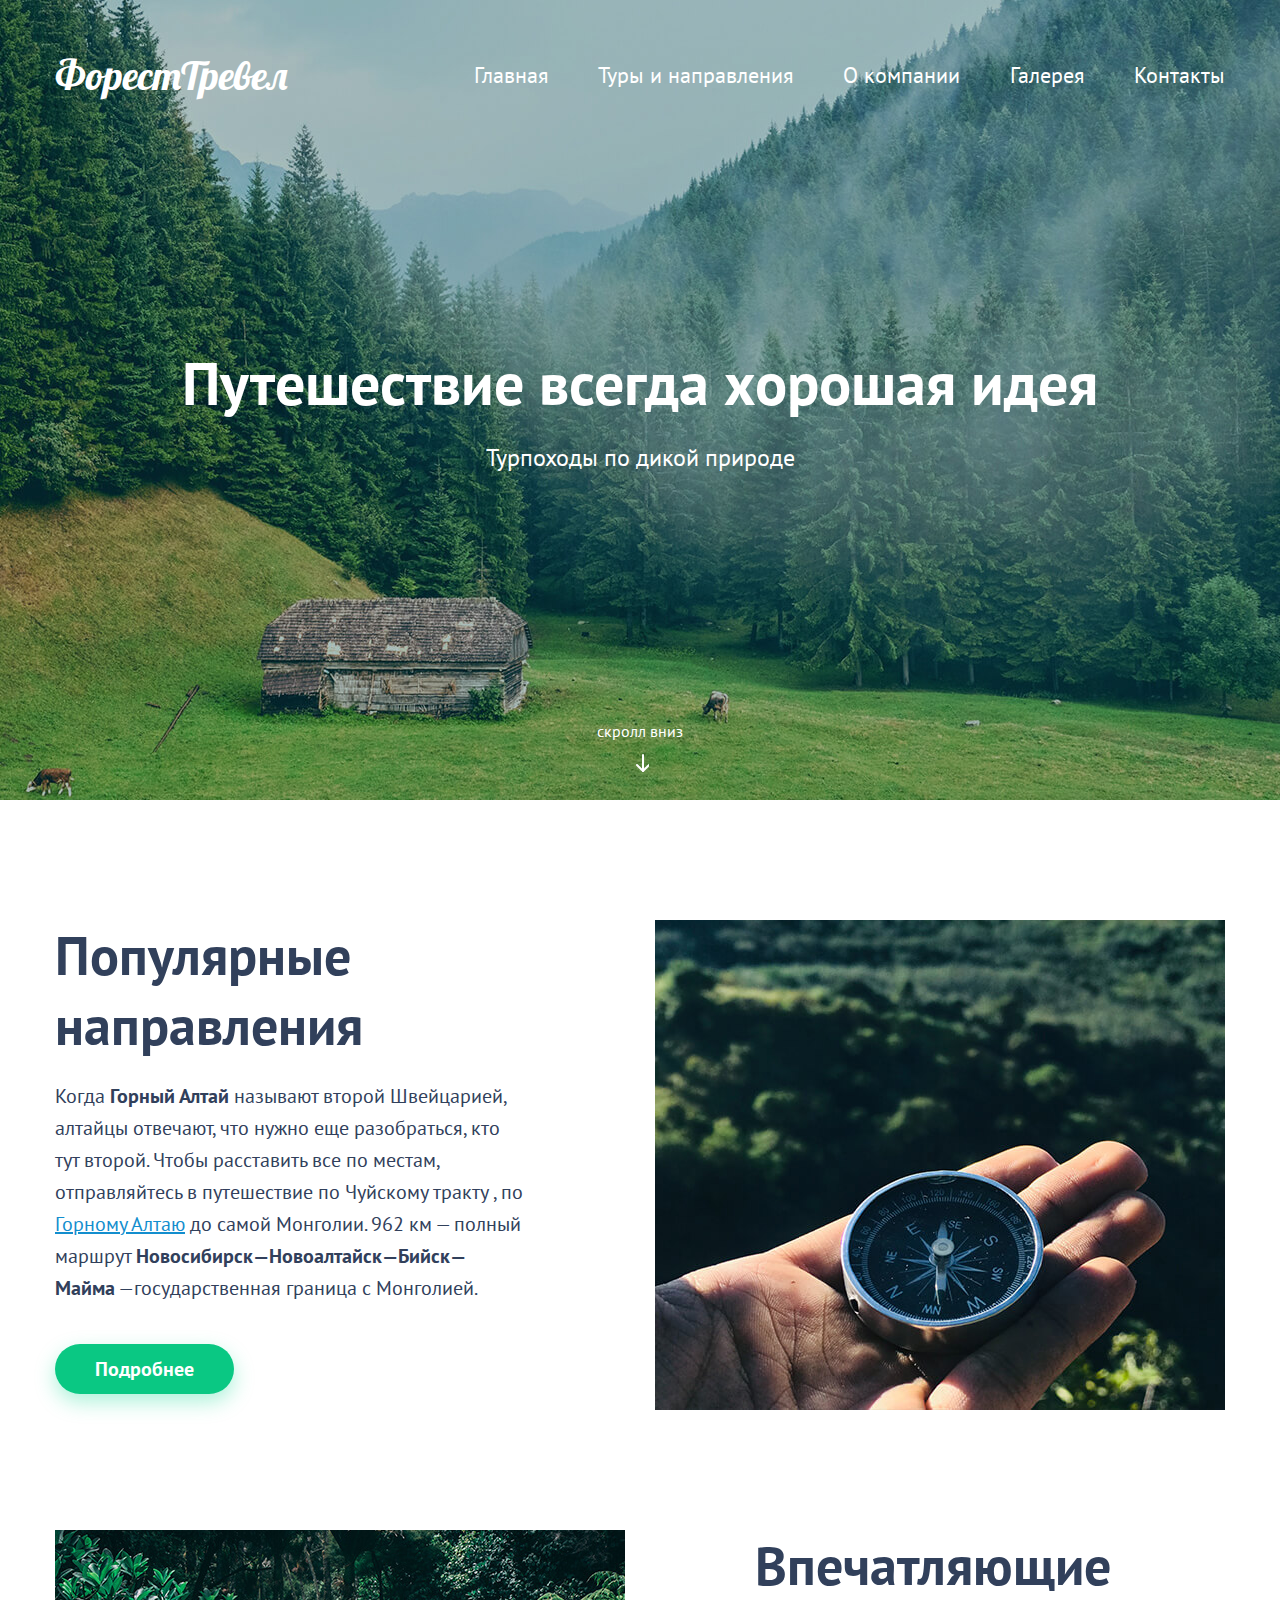
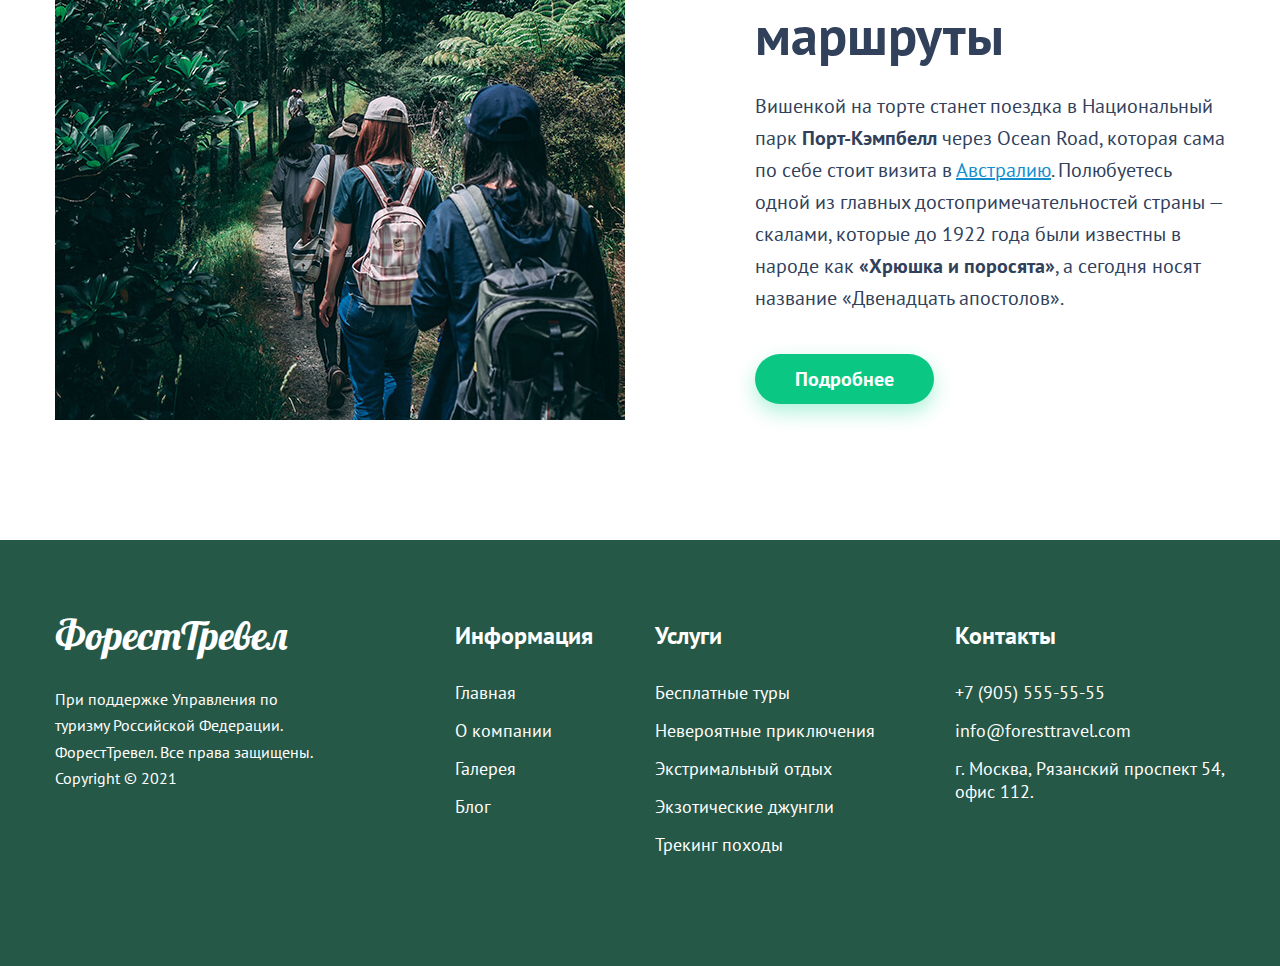
<file: index.html>
<!DOCTYPE html>
<html lang="ru">
<head>
    <meta charset="UTF-8">
    <meta http-equiv="X-UA-Compatible" content="IE=edge">
    <meta name="viewport" content="width=device-width, initial-scale=1.0">
    <title>Туристическое агентство Форест Тревел</title>
    <meta name="description" content="Турпоходы по дикой природе от туристического агентства Форест Тревел в Москве">
    <meta name="keywords" content="турпоходы, лес, природа, турагентство, Форест Тревел">
    
    <link rel="stylesheet" href="./css/main.css">
    <link rel="preconnect" href="https://fonts.gstatic.com">
    <link href="https://fonts.googleapis.com/css2?family=Lobster&family=PT+Sans:wght@400;700&display=swap" rel="stylesheet">

    <meta property="og:url" content="http://cy01535.tmweb.ru/home-works/project-forest-travel/index.html" />
    <meta property="og:type" content="website" />
    <meta property="og:title" content="Туристическое агентство Форест Тревел" />
    <meta
        property="og:description"
        content="Турпоходы по дикой природе"
    />
    <meta
        property="og:image"
        content="http://cy01535.tmweb.ru/home-works/project-forest-travel/img/opengraph.jpg"
    />

    <link rel="apple-touch-icon" sizes="180x180" href="./img/favicons/apple-touch-icon.png">
    <link rel="icon" type="image/png" sizes="32x32" href="./img/favicons/favicon-32x32.png">
    <link rel="icon" type="image/png" sizes="16x16" href="./img/favicons/favicon-16x16.png">
    <link rel="manifest" href="./img/favicons/site.webmanifest">
    <link rel="mask-icon" href="./img/favicons/safari-pinned-tab.svg" color="#5bbad5">
    <link rel="shortcut icon" href="./img/favicons/favicon.ico">
    <meta name="msapplication-TileColor" content="#00aba9">
    <meta name="msapplication-config" content="./img/favicons/browserconfig.xml">
    <meta name="theme-color" content="#ffffff">
</head>
<body>

    <header class="header">
        <div class="header-top">
            <div class="logo">ФорестТревел</div>
            <nav class="header-nav">
                <ul class="header-nav-list">
                    <li class="header-nav-list-item"><a href="index.html" class="header-nav-link">Главная</a></li>
                    <li class="header-nav-list-item"><a href="tours.html" class="header-nav-link">Туры и направления</a></li>
                    <li class="header-nav-list-item"><a href="#" class="header-nav-link">О компании</a></li>
                    <li class="header-nav-list-item"><a href="#" class="header-nav-link">Галерея</a></li>
                    <li class="header-nav-list-item"><a href="contacts.html" class="header-nav-link">Контакты</a></li>
                </ul>
                <button class="header-nav-button">
                    <img src="./img/header/menu.svg" alt="Меню">
                </button>
            </nav>
        </div>

        <div class="header-content">
            <h1 class="header-title">Путешествие всегда хорошая идея</h1>
            <p>Турпоходы по дикой природе</p>
        </div>

        <a href="#main" class="header-scroll">скролл вниз</a>
    </header>

    <main class="main" id="main">
        <div class="container">
            <!-- main row -->
            <article class="main-row">
                <div class="main-content">
                    <div class="main-content-header">
                        <h2 class="main-header">Популярные направления</h2>
                    </div>
                    <div class="main-content-text">
                        <p>Когда <b>Горный Алтай</b> называют второй Швейцарией, алтайцы отвечают, что нужно еще разобраться, кто тут второй. Чтобы расставить все по местам, отправляйтесь в путешествие по Чуйскому тракту , по <a href="#">Горному Алтаю</a> до самой Монголии. 962 км — полный маршрут <b>Новосибирск—Новоалтайск—Бийск—Майма</b> —государственная граница с Монголией.</p>
                    </div>
                    <a href="#" class="button">Подробнее</a>
                </div>
                <div class="main-img">
                    <img src="./img/main-page/img-01.jpg" alt="Популярные направления">
                </div>
            </article>
            
            <article class="main-row">
                <div class="main-content">
                    <div class="main-content-header">
                        <h2 class="main-header">Впечатляющие маршруты</h2>
                    </div>
                    <div class="main-content-text">
                        <p>Вишенкой на торте станет поездка в Национальный парк <b>Порт-Кэмпбелл</b> через Ocean Road, которая сама по себе стоит визита в <a href="#">Австралию</a>. Полюбуетесь одной из главных достопримечательностей страны — скалами, которые до 1922 года были известны в народе как <b>«Хрюшка и поросята»</b>, а сегодня носят название «Двенадцать апостолов».</p>
                    </div>
                    <a href="#" class="button">Подробнее</a>
                </div>
                <div class="main-img">
                    <img src="./img/main-page/img-02.jpg" alt="Впечатляющие маршруты">
                </div>
            </article>
            <!-- //main row -->
        </div>
    </main>
    
    <footer class="footer">
        <div class="container">
            <div class="footer-row">
                <div class="footer-copyright">
                    <div class="footer-logo">
                        <div class="logo">ФорестТревел</div>
                    </div>
                    <p>При поддержке Управления по туризму Российской Федерации. ФорестТревел. Все права защищены. Copyright © 2021 </p>
                </div>
                <div class="footer-widget-wrapper">
                    <div class="footer-widget footer-widget-info">
                        <h3 class="footer-widget-title">Информация</h3>
                        <ul class="footer-widget-list">
                            <li><a href="index.html">Главная</a></li>
                            <li><a href="#">О компании</a></li>
                            <li><a href="#">Галерея</a></li>
                            <li><a href="#">Блог</a></li>
                        </ul>
                    </div>
                    <div class="footer-widget footer-widget-services">
                        <h3 class="footer-widget-title">Услуги</h3>
                        <ul class="footer-widget-list">
                            <li><a href="#">Бесплатные туры</a></li>
                            <li><a href="#">Невероятные приключения</a></li>
                            <li><a href="#">Экстримальный отдых</a></li>
                            <li><a href="#">Экзотические джунгли</a></li>
                            <li><a href="#">Трекинг походы</a></li>
                        </ul>
                    </div>
                    <div class="footer-widget footer-widget-contacts">
                        <h3 class="footer-widget-title">Контакты</h3>
                        <ul class="footer-widget-list">
                            <li><a href="tel:+7(905)555-55-55">+7 (905) 555-55-55</a></li>
                            <li><a href="mailto:info@foresttravel.com">info@foresttravel.com</a></li>
                            <li><p>г. Москва, Рязанский проспект 54, офис 112.</p></li>
                        </ul>
                    </div>
                </div>
            </div>
        </div>
    </footer>
</body>
</html>
</file>
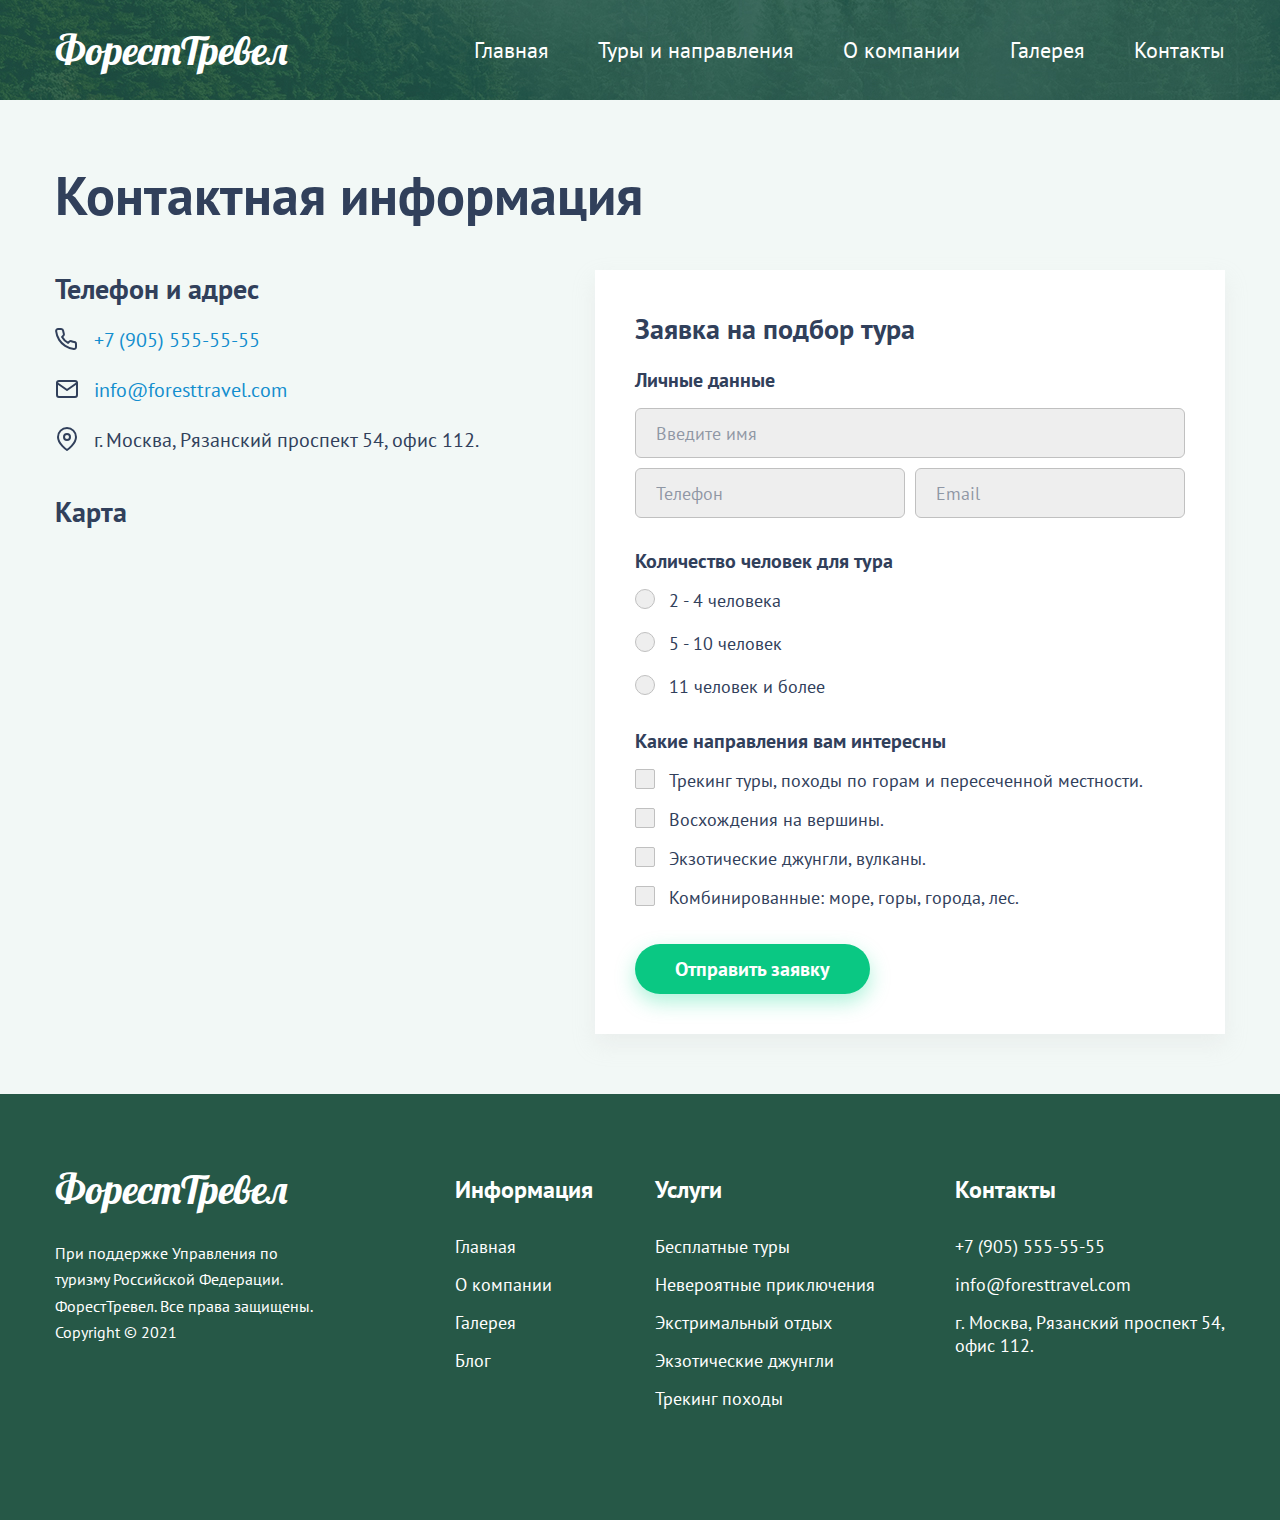
<file: contacts.html>
<!DOCTYPE html>
<html lang="ru">
<head>
    <meta charset="UTF-8">
    <meta http-equiv="X-UA-Compatible" content="IE=edge">
    <meta name="viewport" content="width=device-width, initial-scale=1.0">
    <title>Контакты - агентство Форест Тревел</title>

    <link rel="stylesheet" href="./css/main.css">

    <link rel="preconnect" href="https://fonts.gstatic.com">
    <link href="https://fonts.googleapis.com/css2?family=Lobster&family=PT+Sans:wght@400;700&display=swap" rel="stylesheet">

    <meta property="og:url" content="http://cy01535.tmweb.ru/home-works/project-forest-travel/contacts.html" />
    <meta property="og:type" content="website" />
    <meta property="og:title" content="Контакты - агентство Форест Тревел" />
    <meta
        property="og:description"
        content="Турпоходы по дикой природе"
    />
    <meta
        property="og:image"
        content="http://cy01535.tmweb.ru/home-works/project-forest-travel/img/opengraph.jpg"
    />

    <link rel="apple-touch-icon" sizes="180x180" href="./img/favicons/apple-touch-icon.png">
    <link rel="icon" type="image/png" sizes="32x32" href="./img/favicons/favicon-32x32.png">
    <link rel="icon" type="image/png" sizes="16x16" href="./img/favicons/favicon-16x16.png">
    <link rel="manifest" href="./img/favicons/site.webmanifest">
    <link rel="mask-icon" href="./img/favicons/safari-pinned-tab.svg" color="#5bbad5">
    <link rel="shortcut icon" href="./img/favicons/favicon.ico">
    <meta name="msapplication-TileColor" content="#00aba9">
    <meta name="msapplication-config" content="./img/favicons/browserconfig.xml">
    <meta name="theme-color" content="#ffffff">
</head>
<body class="bgcolor">

    <header class="header-inner">
        <div class="header-top">
            <div class="logo">ФорестТревел</div>
            <nav class="header-nav">
                <ul class="header-nav-list">
                    <li class="header-nav-list-item"><a href="index.html" class="header-nav-link">Главная</a></li>
                    <li class="header-nav-list-item"><a href="tours.html" class="header-nav-link">Туры и направления</a></li>
                    <li class="header-nav-list-item"><a href="#" class="header-nav-link">О компании</a></li>
                    <li class="header-nav-list-item"><a href="#" class="header-nav-link">Галерея</a></li>
                    <li class="header-nav-list-item"><a href="contacts.html" class="header-nav-link">Контакты</a></li>
                </ul>
                <button class="header-nav-button">
                    <img src="./img/header/menu.svg" alt="Меню">
                </button>
            </nav>
        </div>
    </header>

    <main class="inner-page contacts">
        <div class="container">
            <div class="contacts-header">
                <h1 class="main-header">Контактная информация</h1>
            </div>
            <div class="contacts-row">
                <div class="contacts-info">
                    <div class="contacts-block">
                        <h3 class="contacts-block-title">Телефон и адрес</h3>
                        <div class="contacts-block-body">
                            <ul class="contacts-block-list">
                                <li class="contacts-item phone"><a href="tel:+79055555555">+7 (905) 555-55-55</a></li>
                                <li class="contacts-item mail"><a href="mailto:info@foresttravel.com">info@foresttravel.com</a></li>
                                <li class="contacts-item address">г. Москва, Рязанский проспект 54, офис 112.</li>
                            </ul>
                        </div>
                    </div>
                    <div class="contacts-block">
                        <h3 class="contacts-block-title">Карта</h3>
                        <div class="contacts-block-body">
                            <!-- <img src="./img/contacts/map.jpg" alt="Карта"> -->
                            <iframe class="map" src="https://www.google.com/maps/embed?pb=!1m18!1m12!1m3!1d2247.4348539860594!2d37.79459491874263!3d55.71619466794011!2m3!1f0!2f0!3f0!3m2!1i1024!2i768!4f13.1!3m3!1m2!1s0x414ab59b3be61f9b%3A0x71e8ca6a8cffd5fb!2z0KDRj9C30LDQvdGB0LrQuNC5INC_0YAuLCA1NCwgMTEyLCDQnNC-0YHQutCy0LAsIDEwOTM3Nw!5e0!3m2!1sru!2sru!4v1617031842493!5m2!1sru!2sru" width="470" height="345" style="border:0;" allowfullscreen="" loading="lazy"></iframe>
                        </div>
                    </div>
                </div>

                <form class="form">
                    <h3 class="form-title">Заявка на подбор тура</h3>
                    <fieldset class="form-group">
                        <legend class="form-group-title">Личные данные</legend>
                        <div class="form-group-row">
                            <input class="input" type="text" placeholder="Введите имя">
                        </div>
                        <div class="form-group-row">
                            <input class="input" type="tel" placeholder="Телефон" required>
                            <input class="input" type="email" placeholder="Email" required>
                        </div>
                    </fieldset>

                    <fieldset class="form-group">
                        <legend class="form-group-title">Количество человек для тура</legend>
                        
                        <label class="radio-row">
                            <input class="real-radio" type="radio" name="namber-of-people">
                            <span class="castom-radio"></span>
                            <span>2 - 4 человека</span>
                        </label>
                        <label class="radio-row">
                            <input class="real-radio" type="radio" name="namber-of-people">
                            <span class="castom-radio"></span>
                            <span>5 - 10 человек</span>
                        </label>
                        <label class="radio-row">
                            <input class="real-radio" type="radio" name="namber-of-people">
                            <span class="castom-radio"></span>
                            <span>11 человек и более</span>
                        </label>
                    </fieldset>

                    <fieldset class="form-group">
                        <legend class="form-group-title">Какие направления вам интересны</legend>
                        
                        <label class="checkbox-row">
                            <input class="real-checkbox" type="checkbox" name="tracking">
                            <span class="castom-checkbox"></span>
                            <span>Трекинг туры, походы по горам и пересеченной местности.</span>
                        </label>
                        <label class="checkbox-row">
                            <input class="real-checkbox" type="checkbox" name="ascent">
                            <span class="castom-checkbox"></span>
                            <span>Восхождения на вершины.</span>
                        </label>
                        <label class="checkbox-row">
                            <input class="real-checkbox" type="checkbox" name="jungle">
                            <span class="castom-checkbox"></span>
                            <span>Экзотические джунгли, вулканы.</span>
                        </label>
                        <label class="checkbox-row">
                            <input class="real-checkbox" type="checkbox" name="combined">
                            <span class="castom-checkbox"></span>
                            <span>Комбинированные: море, горы, города, лес.</span>
                        </label>
                                          
                    </fieldset>

                    <input class="button" type="submit" value="Отправить заявку">
                </form>
            </div>
        </div>
    </main>
    
    <footer class="footer">
        <div class="container">
            <div class="footer-row">
                <div class="footer-copyright">
                    <div class="footer-logo">
                        <div class="logo">ФорестТревел</div>
                    </div>
                    <p>При поддержке Управления по туризму Российской Федерации. ФорестТревел. Все права защищены. Copyright © 2021 </p>
                </div>
                <div class="footer-widget-wrapper">
                    <div class="footer-widget footer-widget-info">
                        <h3 class="footer-widget-title">Информация</h3>
                        <ul class="footer-widget-list">
                            <li><a href="index.html">Главная</a></li>
                            <li><a href="#">О компании</a></li>
                            <li><a href="#">Галерея</a></li>
                            <li><a href="#">Блог</a></li>
                        </ul>
                    </div>
                    <div class="footer-widget footer-widget-services">
                        <h3 class="footer-widget-title">Услуги</h3>
                        <ul class="footer-widget-list">
                            <li><a href="#">Бесплатные туры</a></li>
                            <li><a href="#">Невероятные приключения</a></li>
                            <li><a href="#">Экстримальный отдых</a></li>
                            <li><a href="#">Экзотические джунгли</a></li>
                            <li><a href="#">Трекинг походы</a></li>
                        </ul>
                    </div>
                    <div class="footer-widget footer-widget-contacts">
                        <h3 class="footer-widget-title">Контакты</h3>
                        <ul class="footer-widget-list">
                            <li><a href="tel:+7(905)555-55-55">+7 (905) 555-55-55</a></li>
                            <li><a href="mailto:info@foresttravel.com">info@foresttravel.com</a></li>
                            <li><p>г. Москва, Рязанский проспект 54, офис 112.</p></li>
                        </ul>
                    </div>
                </div>
            </div>
        </div>
    </footer>
</body>
</html>
</file>
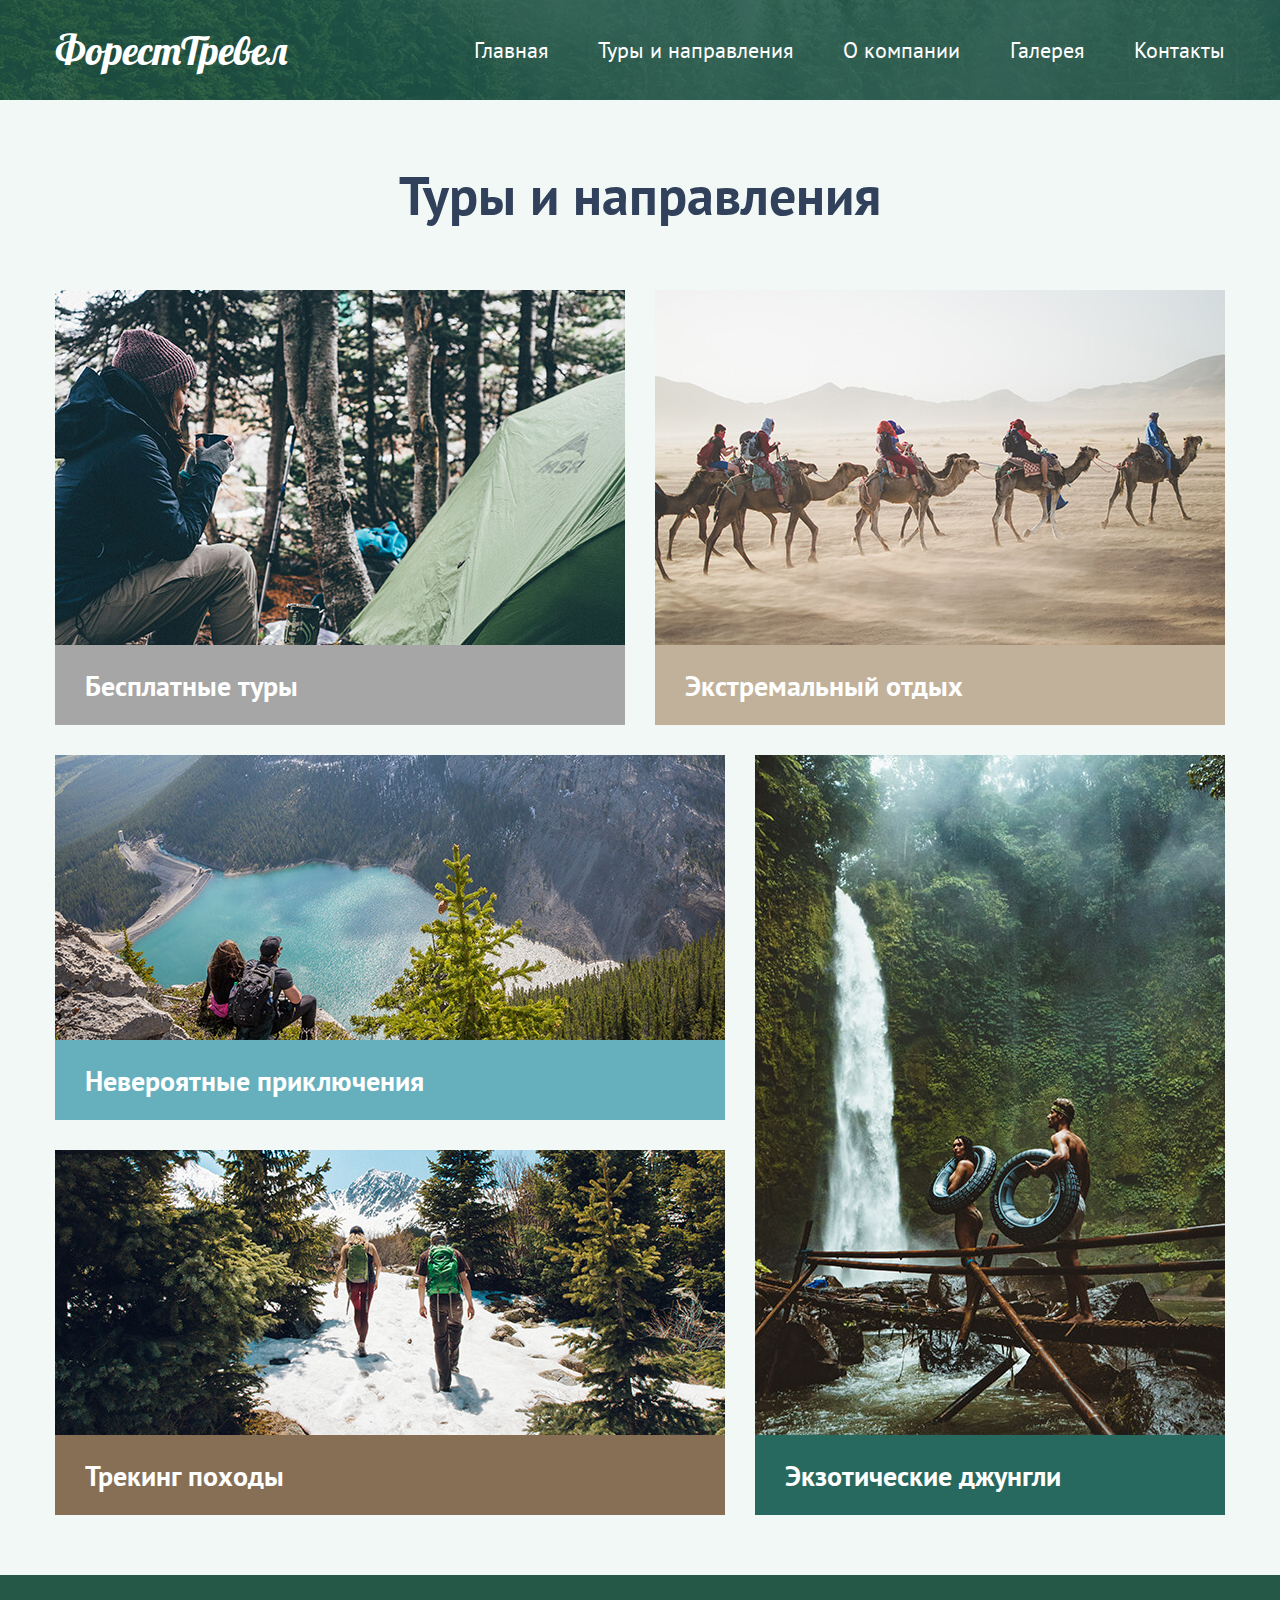
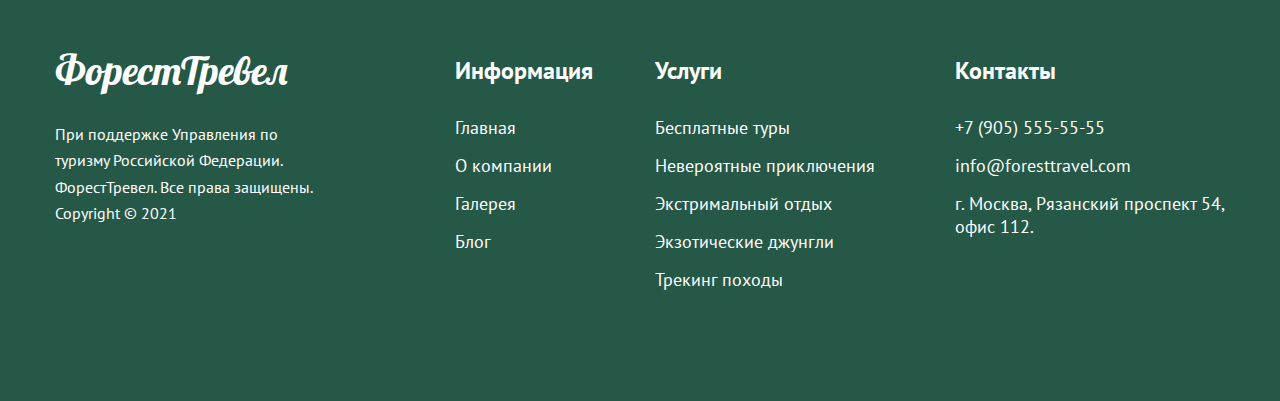
<file: tours.html>
<!DOCTYPE html>
<html lang="ru">
<head>
    <meta charset="UTF-8">
    <meta http-equiv="X-UA-Compatible" content="IE=edge">
    <meta name="viewport" content="width=device-width, initial-scale=1.0">
    <title>Туры - агентство Форест Тревел</title>

    <link rel="stylesheet" href="./css/main.css">

    <link rel="preconnect" href="https://fonts.gstatic.com">
    <link href="https://fonts.googleapis.com/css2?family=Lobster&family=PT+Sans:wght@400;700&display=swap" rel="stylesheet">

    <meta property="og:url" content="http://cy01535.tmweb.ru/home-works/project-forest-travel/tours.html" />
    <meta property="og:type" content="website" />
    <meta property="og:title" content="Туры - агентство Форест Тревел" />
    <meta
        property="og:description"
        content="Турпоходы по дикой природе"
    />
    <meta
        property="og:image"
        content="http://cy01535.tmweb.ru/home-works/project-forest-travel/img/opengraph.jpg"
    />

    <link rel="apple-touch-icon" sizes="180x180" href="./img/favicons/apple-touch-icon.png">
    <link rel="icon" type="image/png" sizes="32x32" href="./img/favicons/favicon-32x32.png">
    <link rel="icon" type="image/png" sizes="16x16" href="./img/favicons/favicon-16x16.png">
    <link rel="manifest" href="./img/favicons/site.webmanifest">
    <link rel="mask-icon" href="./img/favicons/safari-pinned-tab.svg" color="#5bbad5">
    <link rel="shortcut icon" href="./img/favicons/favicon.ico">
    <meta name="msapplication-TileColor" content="#00aba9">
    <meta name="msapplication-config" content="./img/favicons/browserconfig.xml">
    <meta name="theme-color" content="#ffffff">
</head>
<body class="bgcolor">

    <header class="header-inner">
        <div class="header-top">
            <div class="logo">ФорестТревел</div>
            <nav class="header-nav">
                <ul class="header-nav-list">
                    <li class="header-nav-list-item"><a href="index.html" class="header-nav-link">Главная</a></li>
                    <li class="header-nav-list-item"><a href="tours.html" class="header-nav-link">Туры и направления</a></li>
                    <li class="header-nav-list-item"><a href="#" class="header-nav-link">О компании</a></li>
                    <li class="header-nav-list-item"><a href="#" class="header-nav-link">Галерея</a></li>
                    <li class="header-nav-list-item"><a href="contacts.html" class="header-nav-link">Контакты</a></li>
                </ul>
                <button class="header-nav-button">
                    <img src="./img/header/menu.svg" alt="Меню">
                </button>
            </nav>
        </div>
    </header>

    <main class="inner-page">
        <div class="container">
            <div class="inner-page-tours-header">
                <h1 class="main-header">Туры и направления</h1>
            </div>
            <div class="cards-wrapper">
                <!-- Cards row -->
                <div class="cards-first-row">
                    <a href="tracking.html" class="card-link-wrapper">
                        <div class="card">
                            <picture>
                                <source media="(max-width: 599px)" srcset="./img/cards/mobile-xs-card-01.jpg">
                                <source media="(max-width: 899px)" srcset="./img/cards/mobile-card-01.jpg">
                                <source media="(max-width: 1199px)" srcset="./img/cards/tablet-card-01.jpg">
                                <img src="./img/cards/card-01.jpg" alt="Бесплатные туры">
                            </picture>
                            <div class="card-title-wrapper">
                                <h2 class="card-title">Бесплатные туры</h2>
                            </div>
                        </div>
                    </a>
                    <a href="tracking.html" class="card-link-wrapper">
                        <div class="card extrime-color">
                            <picture>
                                <source media="(max-width: 599px)" srcset="./img/cards/mobile-xs-card-02.jpg">
                                <source media="(max-width: 899px)" srcset="./img/cards/mobile-card-02.jpg">
                                <source media="(max-width: 1199px)" srcset="./img/cards/tablet-card-02.jpg">
                                <img src="./img/cards/card-02.jpg" alt="Экстремальный отдых">
                            </picture>
                            <div class="card-title-wrapper">
                                <h2 class="card-title">Экстремальный отдых</h2>
                            </div>
                        </div>
                    </a>    
                </div>
                <!-- //Cards row -->

                <!-- Cards row -->
                <div class="cards-second-row">
                    <div class="cards-second-row-colomn">
                        <a href="tracking.html" class="card-link-wrapper">
                            <div class="card bigger adventures-color">
                                <picture>
                                    <source media="(max-width: 599px)" srcset="./img/cards/mobile-xs-card-03.jpg">
                                    <source media="(max-width: 899px)" srcset="./img/cards/mobile-card-03.jpg">
                                    <source media="(max-width: 1199px)" srcset="./img/cards/tablet-card-03.jpg">
                                    <img src="./img/cards/card-03.jpg" alt="Невероятные приключения">
                                </picture>
                                <div class="card-title-wrapper">
                                    <h2 class="card-title">Невероятные приключения</h2>
                                </div>
                            </div>
                        </a>
                        <a href="tracking.html" class="card-link-wrapper">
                            <div class="card bigger tracking-color">
                                <picture>
                                    <source media="(max-width: 599px)" srcset="./img/cards/mobile-xs-card-04.jpg">
                                    <source media="(max-width: 899px)" srcset="./img/cards/mobile-card-04.jpg">
                                    <source media="(max-width: 1199px)" srcset="./img/cards/tablet-card-04.jpg">
                                    <img src="./img/cards/card-04.jpg" alt="Трекинг походы">
                                </picture>
                                <div class="card-title-wrapper">
                                    <h2 class="card-title">Трекинг походы</h2>
                                </div>
                            </div>
                        </a>
                    </div>
                    <div class="cards-second-row-colomn">
                        <a href="tracking.html" class="card-link-wrapper">
                            <div class="card small jungle-color">
                                <picture>
                                    <source media="(max-width: 599px)" srcset="./img/cards/mobile-xs-card-05.jpg">
                                    <source media="(max-width: 899px)" srcset="./img/cards/mobile-card-05.jpg">
                                    <source media="(max-width: 1199px)" srcset="./img/cards/tablet-card-05.jpg">
                                    <img src="./img/cards/card-05.jpg" alt="Экзотические джунгли">
                                </picture>
                                <div class="card-title-wrapper">
                                    <h2 class="card-title">Экзотические джунгли</h2>
                                </div>
                            </div>
                        </a>
                    </div>
                </div>
                <!-- //Cards row -->
            </div>
        </div>
    </main>
    
    <footer class="footer">
        <div class="container">
            <div class="footer-row">
                <div class="footer-copyright">
                    <div class="footer-logo">
                        <div class="logo">ФорестТревел</div>
                    </div>
                    <p>При поддержке Управления по туризму Российской Федерации. ФорестТревел. Все права защищены. Copyright © 2021 </p>
                </div>
                <div class="footer-widget-wrapper">
                    <div class="footer-widget footer-widget-info">
                        <h3 class="footer-widget-title">Информация</h3>
                        <ul class="footer-widget-list">
                            <li><a href="index.html">Главная</a></li>
                            <li><a href="#">О компании</a></li>
                            <li><a href="#">Галерея</a></li>
                            <li><a href="#">Блог</a></li>
                        </ul>
                    </div>
                    <div class="footer-widget footer-widget-services">
                        <h3 class="footer-widget-title">Услуги</h3>
                        <ul class="footer-widget-list">
                            <li><a href="#">Бесплатные туры</a></li>
                            <li><a href="#">Невероятные приключения</a></li>
                            <li><a href="#">Экстримальный отдых</a></li>
                            <li><a href="#">Экзотические джунгли</a></li>
                            <li><a href="#">Трекинг походы</a></li>
                        </ul>
                    </div>
                    <div class="footer-widget footer-widget-contacts">
                        <h3 class="footer-widget-title">Контакты</h3>
                        <ul class="footer-widget-list">
                            <li><a href="tel:+7(905)555-55-55">+7 (905) 555-55-55</a></li>
                            <li><a href="mailto:info@foresttravel.com">info@foresttravel.com</a></li>
                            <li><p>г. Москва, Рязанский проспект 54, офис 112.</p></li>
                        </ul>
                    </div>
                </div>
            </div>
        </div>
    </footer>
</body>
</html>
</file>
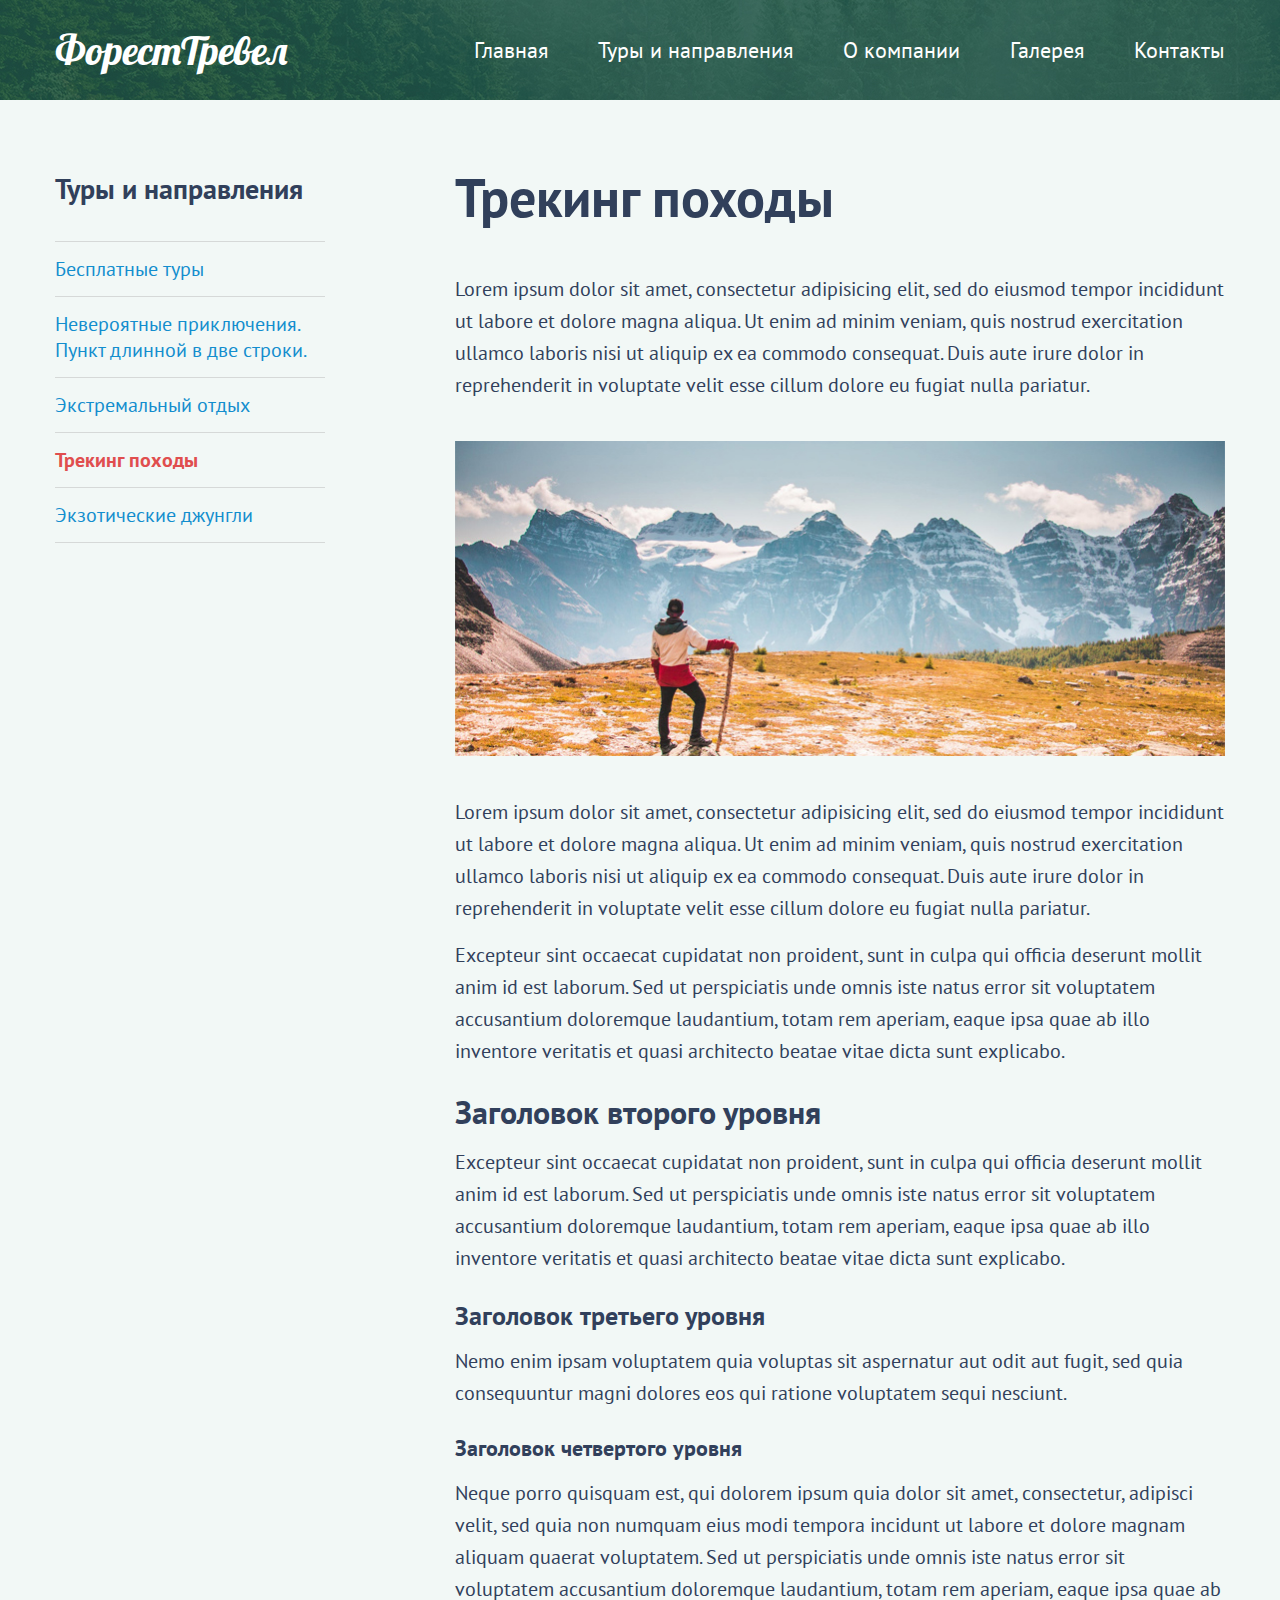
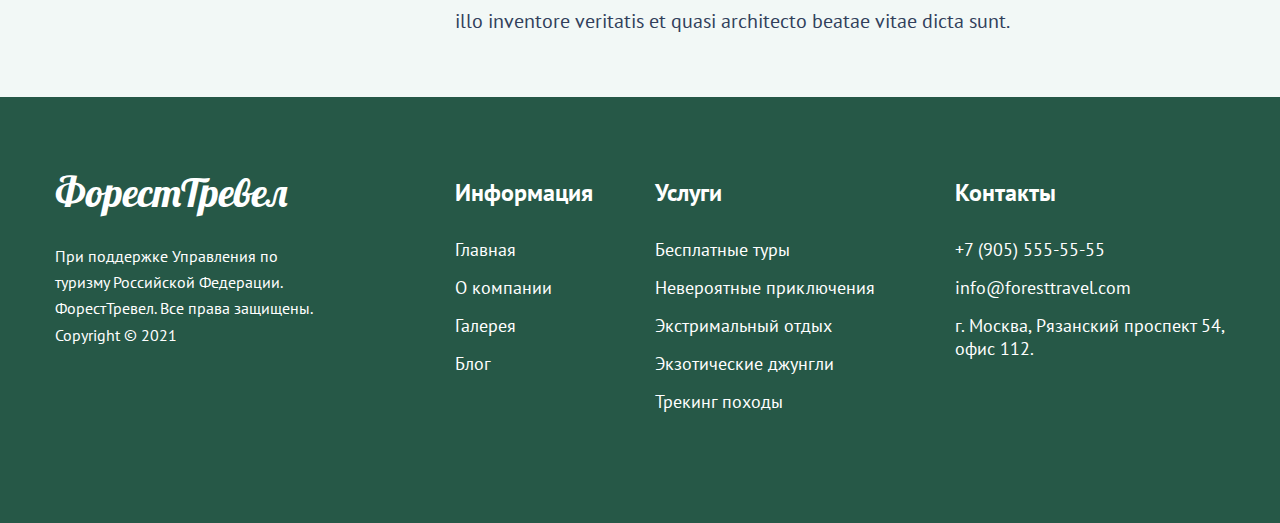
<file: tracking.html>
<!DOCTYPE html>
<html lang="ru">
<head>
    <meta charset="UTF-8">
    <meta http-equiv="X-UA-Compatible" content="IE=edge">
    <meta name="viewport" content="width=device-width, initial-scale=1.0">
    <title>Трекинг походы - агентство Форест Тревел</title>
    <link rel="stylesheet" href="./css/main.css">

    <link rel="preconnect" href="https://fonts.gstatic.com">
    <link href="https://fonts.googleapis.com/css2?family=Lobster&family=PT+Sans:wght@400;700&display=swap" rel="stylesheet">

    <meta property="og:url" content="http://cy01535.tmweb.ru/home-works/project-forest-travel/index.html" />
    <meta property="og:type" content="website" />
    <meta property="og:title" content="Трекинг походы - агентство Форест Тревел" />
    <meta
        property="og:description"
        content="Турпоходы по дикой природе"
    />
    <meta
        property="og:image"
        content="http://cy01535.tmweb.ru/home-works/project-forest-travel/img/article/img-01.jpg"
    />

    <link rel="apple-touch-icon" sizes="180x180" href="./img/favicons/apple-touch-icon.png">
    <link rel="icon" type="image/png" sizes="32x32" href="./img/favicons/favicon-32x32.png">
    <link rel="icon" type="image/png" sizes="16x16" href="./img/favicons/favicon-16x16.png">
    <link rel="manifest" href="./img/favicons/site.webmanifest">
    <link rel="mask-icon" href="./img/favicons/safari-pinned-tab.svg" color="#5bbad5">
    <link rel="shortcut icon" href="./img/favicons/favicon.ico">
    <meta name="msapplication-TileColor" content="#00aba9">
    <meta name="msapplication-config" content="./img/favicons/browserconfig.xml">
    <meta name="theme-color" content="#ffffff">
</head>
<body class="bgcolor">

    <header class="header-inner">
        <div class="header-top">
            <div class="logo">ФорестТревел</div>
            <nav class="header-nav">
                <ul class="header-nav-list">
                    <li class="header-nav-list-item"><a href="index.html" class="header-nav-link">Главная</a></li>
                    <li class="header-nav-list-item"><a href="tours.html" class="header-nav-link">Туры и направления</a></li>
                    <li class="header-nav-list-item"><a href="#" class="header-nav-link">О компании</a></li>
                    <li class="header-nav-list-item"><a href="#" class="header-nav-link">Галерея</a></li>
                    <li class="header-nav-list-item"><a href="contacts.html" class="header-nav-link">Контакты</a></li>
                </ul>
                <button class="header-nav-button">
                    <img src="./img/header/menu.svg" alt="Меню">
                </button>
            </nav>
        </div>
    </header>

    <main class="inner-page article">
        <div class="container">
            <div class="row-article-page">
                <nav class="article-page-nav">
                    <h3 class="article-page-nav-title">Туры и направления</h3>
                    <ul class="article-page-nav-list">
                        <li><a href="#">Бесплатные туры</a></li>
                        <li><a href="#">Невероятные приключения. Пункт длинной в две строки.</a></li>
                        <li><a href="#">Экстремальный отдых</a></li>
                        <li><a href="#" class="active">Трекинг походы</a></li>
                        <li><a href="#">Экзотические джунгли</a></li>
                    </ul>
                </nav>
                <article class="article-page-article">
                    <h1>Трекинг походы</h1>
                    <p>Lorem ipsum dolor sit amet, consectetur adipisicing elit, sed do eiusmod tempor incididunt ut labore et dolore magna aliqua. Ut enim ad minim veniam, quis nostrud exercitation ullamco laboris nisi ut aliquip ex ea commodo consequat. Duis aute irure dolor in reprehenderit in voluptate velit esse cillum dolore eu fugiat nulla pariatur.</p>
                    <img src="./img/article/img-01.jpg" alt="Трекинг походы">
                    <p>Lorem ipsum dolor sit amet, consectetur adipisicing elit, sed do eiusmod tempor incididunt ut labore et dolore magna aliqua. Ut enim ad minim veniam, quis nostrud exercitation ullamco laboris nisi ut aliquip ex ea commodo consequat. Duis aute irure dolor in reprehenderit in voluptate velit esse cillum dolore eu fugiat nulla pariatur.</p>
                    <p>Excepteur sint occaecat cupidatat non proident, sunt in culpa qui officia deserunt mollit anim id est laborum. Sed ut perspiciatis unde omnis iste natus error sit voluptatem accusantium doloremque laudantium, totam rem aperiam, eaque ipsa quae ab illo inventore veritatis et quasi architecto beatae vitae dicta sunt explicabo.</p>
                    <h2>Заголовок второго уровня</h2>
                    <p>Excepteur sint occaecat cupidatat non proident, sunt in culpa qui officia deserunt mollit anim id est laborum. Sed ut perspiciatis unde omnis iste natus error sit voluptatem accusantium doloremque laudantium, totam rem aperiam, eaque ipsa quae ab illo inventore veritatis et quasi architecto beatae vitae dicta sunt explicabo.</p>
                    <h3>Заголовок третьего уровня</h3>
                    <p>Nemo enim ipsam voluptatem quia voluptas sit aspernatur aut odit aut fugit, sed quia consequuntur magni dolores eos qui ratione voluptatem sequi nesciunt.</p>
                    <h4>Заголовок четвертого уровня</h4>
                    <p>Neque porro quisquam est, qui dolorem ipsum quia dolor sit amet, consectetur, adipisci velit, sed quia non numquam eius modi tempora incidunt ut labore et dolore magnam aliquam quaerat voluptatem. Sed ut perspiciatis unde omnis iste natus error sit voluptatem accusantium doloremque laudantium, totam rem aperiam, eaque ipsa quae ab illo inventore veritatis et quasi architecto beatae vitae dicta sunt.</p>
                </article>
            </div>
        </div>
    </main>
    
    <footer class="footer">
        <div class="container">
            <div class="footer-row">
                <div class="footer-copyright">
                    <div class="footer-logo">
                        <div class="logo">ФорестТревел</div>
                    </div>
                    <p>При поддержке Управления по туризму Российской Федерации. ФорестТревел. Все права защищены. Copyright © 2021 </p>
                </div>
                <div class="footer-widget-wrapper">
                    <div class="footer-widget footer-widget-info">
                        <h3 class="footer-widget-title">Информация</h3>
                        <ul class="footer-widget-list">
                            <li><a href="index.html">Главная</a></li>
                            <li><a href="#">О компании</a></li>
                            <li><a href="#">Галерея</a></li>
                            <li><a href="#">Блог</a></li>
                        </ul>
                    </div>
                    <div class="footer-widget footer-widget-services">
                        <h3 class="footer-widget-title">Услуги</h3>
                        <ul class="footer-widget-list">
                            <li><a href="#">Бесплатные туры</a></li>
                            <li><a href="#">Невероятные приключения</a></li>
                            <li><a href="#">Экстримальный отдых</a></li>
                            <li><a href="#">Экзотические джунгли</a></li>
                            <li><a href="#">Трекинг походы</a></li>
                        </ul>
                    </div>
                    <div class="footer-widget footer-widget-contacts">
                        <h3 class="footer-widget-title">Контакты</h3>
                        <ul class="footer-widget-list">
                            <li><a href="tel:+7(905)555-55-55">+7 (905) 555-55-55</a></li>
                            <li><a href="mailto:info@foresttravel.com">info@foresttravel.com</a></li>
                            <li><p>г. Москва, Рязанский проспект 54, офис 112.</p></li>
                        </ul>
                    </div>
                </div>
            </div>
        </div>
    </footer>
</body>
</html>
</file>
<file: css/main.css>
/* Base */
*,
*::before,
*::after {
  box-sizing: border-box;
}

html, body, iframe, fieldset,
h1, h2, h3, h4, h5, h6, p, blockquote, pre, legend,
dl, dt, dd, ol, ul, li {
  margin: 0;
  padding: 0;
  border: 0;
}

html {
  height: 100%;
  /*sticky footer */
  scroll-behavior: smooth;
}

body {
  height: 100%;
  /*sticky footer */
  display: -webkit-box;
  display: flex;
  /*sticky footer */
  -webkit-box-orient: vertical;
  -webkit-box-direction: normal;
          flex-direction: column;
  /*sticky footer */
  font-family: 'PT Sans', sans-serif;
  color: #31405B;
}

img {
  display: block;
  max-width: 100%;
  height: auto;
}

ul {
  list-style-type: none;
}

body > * {
  flex-shrink: 0;
  /*sticky footer */
}

.bgcolor {
  background-color: #F2F8F6;
}

.container {
  width: 1200px;
  margin: 0 auto;
  padding: 0 15px;
}

.main-header {
  font-weight: 700;
  font-size: 54px;
  color: #31405B;
}

.inner-page {
  padding: 60px 0;
}

.none {
  display: none !important;
}

.button {
  display: inline-block;
  padding: 0 40px;
  height: 50px;
  background-color: #0AC883;
  box-shadow: 0px 8px 20px rgba(24, 219, 148, 0.35);
  border-radius: 50px;
  border: none;
  font-family: 'PT Sans', sans-serif;
  font-weight: 700;
  font-size: 20px;
  line-height: 50px;
  text-decoration: none;
  color: #FFFFFF;
  transition: background-color  0.5s;
  cursor: pointer;
}

.button:hover {
  background-color: #13a872;
  outline: none;
}

.button:focus {
  outline: 1px dotted  #13a872;
}

/* header */
.header {
  position: relative;
  padding-top: 50px;
  height: 800px;
  background-color: #265847;
  background-image: url(./../img/header/header-bg.jpg);
  background-position: center;
  background-size: cover;
  color: #FFFFFF;
}

.header-inner {
  display: -webkit-box;
  display: flex;
  -webkit-box-align: center;
          align-items: center;
  height: 100px;
  background-color: #265847;
  background-image: url(./../img/header/header-small-bg.jpg);
  background-position: center;
  background-size: cover;
  color: #FFFFFF;
}

.header-top {
  display: -webkit-box;
  display: flex;
  -webkit-box-pack: justify;
          justify-content: space-between;
  -webkit-box-align: center;
          align-items: center;
  margin: 0 auto;
  width: 1170px;
}

.header-nav {
  font-size: 22px;
  color: #FFFFFF;
}

.header-nav-list {
  display: -webkit-box;
  display: flex;
}

.header-nav-list-item:not(:last-child) {
  margin-right: 50px;
}

.header-nav-link {
  color: #FFFFFF;
  text-decoration: none;
  transition: 0.5s;
}

.header-nav-link:hover {
  color: #bebebe;
  text-decoration: none;
}

.header-nav-button {
  display: none;
  border: none;
  background: transparent;
}

.header-content {
  position: absolute;
  top: 50%;
  left: 50%;
  -webkit-transform: translate(-50%, -50%);
          transform: translate(-50%, -50%);
  width: 1170px;
  text-align: center;
}

.header-title {
  font-weight: 700;
  font-size: 60px;
  margin-bottom: 20px;
  margin-top: 16px;
}

.header-content p {
  font-size: 24px;
}

.header-scroll {
  position: absolute;
  bottom: 25px;
  left: 50%;
  -webkit-transform: translateX(-50%);
          transform: translateX(-50%);
  display: inline-block;
  padding-bottom: 34px;
  font-size: 16px;
  text-decoration: none;
  color: #FFFFFF;
  transition: 0.5s;
}

.header-scroll::after {
  position: absolute;
  bottom: 0;
  left: 50%;
  -webkit-transform: translateX(-50%);
          transform: translateX(-50%);
  content: "";
  display: block;
  width: 18px;
  height: 24px;
  background-image: url("../img/header/arrow-down.svg");
}

.header-scroll:hover {
  bottom: 20px;
}

.logo {
  font-family: 'Lobster', cursive;
  font-weight: 400;
  font-size: 40px;
  color: #FFFFFF;
}

/* Main */
.main {
  padding: 120px 0;
  color: #31405B;
}

.main-row {
  display: -webkit-box;
  display: flex;
  -webkit-box-pack: justify;
          justify-content: space-between;
  margin-bottom: 120px;
}

.main-row:last-child {
  margin-bottom: 0;
}

.main-row:nth-child(even) {
  -webkit-box-orient: horizontal;
  -webkit-box-direction: reverse;
          flex-direction: row-reverse;
}

.main-content {
  width: 470px;
}

.main-content-header {
  margin-bottom: 20px;
}

.main-content-text {
  margin-bottom: 40px;
  font-size: 20px;
  line-height: 1.6;
}

.main-content-text a {
  color: #138ECE;
}

.main-content-text p {
  margin-bottom: 15px;
}

.main-img {
  width: 570px;
}

/* Footer */
.footer {
  margin-top: auto;
  /*sticky footer */
  padding: 70px 0 95px;
  background-color: #265847;
  color: #FFFFFF;
}

.footer a {
  color: #FFFFFF;
  text-decoration: none;
  transition: 0.5s;
}

.footer a:hover {
  color: #a1a1a1;
}

.footer-row {
  display: -webkit-box;
  display: flex;
  -webkit-box-pack: justify;
          justify-content: space-between;
}

.footer-widget-wrapper {
  display: -webkit-box;
  display: flex;
  padding-top: 10px;
}

.footer-copyright {
  width: 270px;
}

.footer-logo {
  margin-bottom: 26px;
}

.footer-copyright p {
  font-size: 16px;
  line-height: 1.65;
}

.footer-widget {
  font-size: 18px;
}

.footer-widget:not(:last-child) {
  margin-right: 30px;
}

.footer-widget-info {
  width: 170px;
}

.footer-widget-services, .footer-widget-contacts {
  width: 270px;
}

.footer-widget-title {
  margin-bottom: 30px;
  font-weight: 700;
  font-size: 24px;
}

.footer-widget-list {
  font-size: 18px;
}

.footer-widget-list li {
  margin-bottom: 15px;
}

/* Inner page tours */
.inner-page-tours-header {
  margin-bottom: 60px;
  text-align: center;
}

/* Cards */
.cards-first-row {
  margin-bottom: 30px;
  display: -webkit-box;
  display: flex;
  -webkit-box-pack: justify;
          justify-content: space-between;
}

.cards-second-row {
  display: -webkit-box;
  display: flex;
  -webkit-box-pack: justify;
          justify-content: space-between;
}

.cards-second-row-colomn > * + * {
  margin-top: 30px;
}

.card {
  width: 570px;
}

.card-link-wrapper {
  display: block;
  color: #FFF;
  text-decoration: none;
  transition: 0.3s;
}

.card-link-wrapper:hover {
  opacity: 0.9;
}

.card.bigger {
  width: 670px;
}

.card.small {
  width: 470px;
}

.card-title-wrapper {
  padding: 0 30px;
  display: -webkit-box;
  display: flex;
  -webkit-box-align: center;
          align-items: center;
  height: 80px;
  background-color: #A6A6A6;
  color: #FFF;
  overflow: hidden;
  white-space: nowrap;
}

.card.extrime-color .card-title-wrapper {
  background-color: #C1B19B;
}

.card.adventures-color .card-title-wrapper {
  background-color: #66B0BE;
}

.card.tracking-color .card-title-wrapper {
  background-color: #876F56;
}

.card.jungle-color .card-title-wrapper {
  background-color: #27695E;
}

.card-title {
  font-weight: 700;
  font-size: 28px;
  text-overflow: ellipsis;
  overflow: hidden;
}

/* Article */
.row-article-page {
  display: -webkit-box;
  display: flex;
  -webkit-box-pack: justify;
          justify-content: space-between;
  padding-top: 10px;
}

.article-page-nav {
  width: 270px;
  flex-shrink: 0;
  -webkit-box-flex: 0;
          flex-grow: 0;
}

.article-page-nav-title {
  margin-bottom: 34px;
  font-weight: 700;
  font-size: 28px;
  color: #31405B;
}

.article-page-nav-list {
  border-top: 1px solid #D6D9D8;
  font-size: 20px;
}

.article-page-nav-list li {
  border-bottom: 1px solid #D6D9D8;
}

.article-page-nav-list a {
  display: block;
  padding: 14px 0;
  color: #138ECE;
  text-decoration: none;
}

.article-page-nav-list a.active {
  font-weight: 700;
  color: #E04E4E;
}

.article-page-nav-list a:hover {
  text-decoration: underline;
}

/* Article page article */
.article-page-article {
  width: 770px;
  flex-shrink: 0;
  -webkit-box-flex: 0;
          flex-grow: 0;
  color: #31405B;
  font-size: 20px;
  line-height: 1.6;
}

/* .article-page-article h1, */
.article-page-article h2,
.article-page-article h3,
.article-page-article h4,
.article-page-article h5,
.article-page-article h6 {
  margin-top: 27px;
  margin-bottom: 15px;
  font-weight: 700;
  line-height: 1.14;
}

.article-page-article h1 {
  margin-bottom: 43px;
  margin-top: -5px;
  font-weight: 700;
  font-size: 54px;
  line-height: 1.2;
}

.article-page-article h2 {
  font-size: 32px;
}

.article-page-article h3 {
  font-size: 26px;
}

.article-page-article h4 {
  font-size: 22px;
}

.article-page-article h5 {
  font-size: 20px;
}

.article-page-article h6 {
  font-size: 18px;
}

.article-page-article p {
  margin-bottom: 15px;
}

.article-page-article img {
  margin: 40px 0;
}

.article-page-article > *:last-child {
  margin-bottom: 0;
}

/* Contacts */
.contacts-header {
  margin-bottom: 40px;
}

.contacts-row {
  display: -webkit-box;
  display: flex;
  -webkit-box-pack: justify;
          justify-content: space-between;
  -webkit-box-align: start;
          align-items: flex-start;
}

.contacts-info {
  width: 470px;
}

.contacts-block + .contacts-block {
  margin-top: 40px;
}

.contacts-block-title {
  margin-bottom: 20px;
  font-weight: 700;
  font-size: 28px;
  color: #31405B;
}

.contacts-block-body {
  font-size: 20px;
}

.contacts-block-list li:not(:last-child) {
  margin-bottom: 24px;
}

.contacts-block-list a {
  color: #138ECE;
  text-decoration: none;
}

.contacts-item {
  position: relative;
  padding-left: 39px;
}

.contacts-item::before {
  content: "";
  display: block;
  position: absolute;
  top: 0;
  left: 0;
  width: 24px;
  height: 24px;
}

.contacts-item.phone::before {
  background-image: url("./../img/icons/phone.svg");
}

.contacts-item.mail::before {
  background-image: url("./../img/icons/mail.svg");
}

.contacts-item.address::before {
  background-image: url("./../img/icons/map-pin.svg");
}

/* Contacts form */
.form {
  padding: 40px;
  width: 630px;
  background: #FFFFFF;
  box-shadow: 0px 10px 20px rgba(211, 211, 211, 0.25);
}

.form-title {
  margin-bottom: 20px;
  font-weight: 700;
  font-size: 28px;
}

.form-group {
  margin-bottom: 30px;
  font-size: 18px;
}

.form-group:last-of-type {
  margin-bottom: 35px;
}

.form-group-title {
  margin-bottom: 15px;
  font-size: 20px;
  font-weight: 700;
}

.form-group-row {
  margin-bottom: 10px;
  display: -webkit-box;
  display: flex;
  -webkit-box-pack: justify;
          justify-content: space-between;
}

.form-group-row:last-child {
  margin-bottom: 0;
}

.form-group-row > .input + .input {
  margin-left: 10px;
}

.input {
  padding: 0 20px;
  width: 100%;
  height: 50px;
  background: #EEEEEE;
  border: 1px solid #C0C0C0;
  border-radius: 6px;
  font-family: 'PT Sans', sans-serif;
  font-size: 18px;
  color: #31405B;
}

.input::-webkit-input-placeholder {
  color: rgba(49, 64, 91, 0.5);
}

.input:-ms-input-placeholder {
  color: rgba(49, 64, 91, 0.5);
}

.input::-ms-input-placeholder {
  color: rgba(49, 64, 91, 0.5);
}

.input::placeholder {
  color: rgba(49, 64, 91, 0.5);
}

.input:focus {
  outline: none;
  border: 2px solid #0AC883;
  box-shadow: 0 0 10px 0 rgba(51, 148, 122, 0.5);
}

.radio-row {
  display: -webkit-box;
  display: flex;
  -webkit-box-align: start;
          align-items: flex-start;
  margin-bottom: 20px;
  cursor: pointer;
}

.radio-row:last-child {
  margin-bottom: 0;
}

.real-radio {
  width: 0;
  height: 0;
  position: absolute;
  opacity: 0;
  z-index: -1;
  -webkit-appearance: none;
     -moz-appearance: none;
          appearance: none;
}

.castom-radio {
  position: relative;
  display: inline-block;
  flex-shrink: 0;
  width: 20px;
  height: 20px;
  margin-right: 14px;
  vertical-align: bottom;
  background: #EEEEEE;
  border: 1px solid #C0C0C0;
  border-radius: 50%;
}

.real-radio:focus + .castom-radio {
  border: 2px solid #0AC883;
  box-shadow: 0 0 10px 0 rgba(51, 148, 122, 0.5);
}

.castom-radio::before {
  position: absolute;
  top: 50%;
  left: 50%;
  -webkit-transform: translate(-50%, -50%) scale(0);
          transform: translate(-50%, -50%) scale(0);
  content: "";
  display: block;
  width: 12px;
  height: 12px;
  background: #2AB698;
  border-radius: 50%;
  transition: 0.2s ease-in;
}

.real-radio:checked + .castom-radio::before {
  -webkit-transform: translate(-50%, -50%) scale(1);
          transform: translate(-50%, -50%) scale(1);
}

.checkbox-row {
  display: -webkit-box;
  display: flex;
  -webkit-box-align: start;
          align-items: flex-start;
  margin-bottom: 16px;
  cursor: pointer;
}

.checkbox-row:last-child {
  margin-bottom: 0;
}

.real-checkbox {
  width: 0;
  height: 0;
  position: absolute;
  opacity: 0;
  z-index: -1;
  -webkit-appearance: none;
     -moz-appearance: none;
          appearance: none;
}

.castom-checkbox {
  position: relative;
  display: inline-block;
  flex-shrink: 0;
  width: 20px;
  height: 20px;
  margin-right: 14px;
  vertical-align: bottom;
  background: #EEEEEE;
  border: 1px solid #C0C0C0;
  border-radius: 2px;
}

.real-checkbox:focus + .castom-checkbox {
  border: 2px solid #0AC883;
  box-shadow: 0 0 10px 0 rgba(51, 148, 122, 0.5);
}

.castom-checkbox::before {
  content: "";
  display: block;
  position: absolute;
  top: 50%;
  left: 50%;
  -webkit-transform: translate(-50%, -50%) scale(0);
          transform: translate(-50%, -50%) scale(0);
  width: 17px;
  height: 17px;
  background-image: url("../img/icons/check.svg");
  background-repeat: no-repeat;
  transition: 0.2s ease-in;
}

.real-checkbox:checked + .castom-checkbox::before {
  -webkit-transform: translate(-50%, -50%) scale(1);
          transform: translate(-50%, -50%) scale(1);
}

/* UI */
.ui {
  padding: 40px;
}

.ui-header {
  font-size: 42px;
  margin-bottom: 40px;
}

.ui-header-2 {
  font-size: 32px;
  margin-bottom: 40px;
}

ul.ui-list {
  font-size: 18px;
  padding-left: 25px;
}

ul.ui-list li {
  margin-bottom: 10px;
  list-style-type: disc;
}

ul.ui-list a {
  color: #138ECE;
}

/* Tablet */
@media (max-width: 1199px) {
  .container {
    width: 900px;
  }

  /* Header */
  .header {
    height: 590px;
  }

  .header-top {
    width: 100%;
    padding: 0 15px;
  }

  .header-content {
    width: 900px;
    padding: 0 15px;
  }

  .header-nav-list {
    display: none;
  }

  .header-nav-button {
    display: block;
  }

  .header-title {
    font-size: 52px;
    line-height: 1;
  }

  .header-scroll {
    font-size: 0;
  }

  /* Main */
  .main {
    padding: 80px 0;
  }

  .main-row {
    margin-bottom: 80px;
  }

  .main-content {
    width: 420px;
  }

  .main-header {
    font-size: 50px;
    line-height: 1;
  }

  .main-content-text {
    margin-bottom: 20px;
    font-size: 18px;
  }

  .main-img {
    width: 420px;
  }

  /* Footer */
  .footer {
    padding: 50px 0;
  }

  .footer-copyright {
    width: 195px;
  }

  .footer-widget-services {
    display: none;
  }

  .footer-logo .logo {
    font-size: 30px;
  }

  .footer-copyright p {
    font-size: 14px;
  }

  .footer-widget-title {
    margin-bottom: 20px;
  }

  /* Inner-page-tours */
  .inner-page-tours-header {
    margin-bottom: 40px;
  }

  .card {
    width: 420px;
  }

  .card.bigger {
    width: 495px;
  }

  .card.small {
    width: 345px;
  }

  .card-title-wrapper {
    height: 60px;
    padding: 0 20px;
  }

  .card-title {
    font-size: 24px;
  }

  /* Inner-page-article */
  .inner-page.article {
    padding: 40px 0;
  }

  /* NAV */
  .article-page-nav-list {
    font-size: 18px;
  }

  .row-article-page {
    padding: 0;
  }

  .article-page-article {
    width: 570px;
    font-size: 18px;
  }

  .article-page-article h1 {
    margin-bottom: 20px;
    font-size: 50px;
  }

  .article-page-article img {
    margin: 30px 0;
  }

  /* Inner-page-contacts */
  .inner-page.contacts {
    padding: 40px 0;
  }

  .contacts-row {
    -webkit-box-orient: vertical;
    -webkit-box-direction: normal;
            flex-direction: column;
  }

  .contacts-info {
    display: -webkit-box;
    display: flex;
    -webkit-box-pack: justify;
            justify-content: space-between;
    width: 100%;
    margin-bottom: 40px;
  }

  .contacts-block + .contacts-block {
    margin-top: 0;
  }

  .contacts-block-title {
    font-size: 24px;
  }

  .contacts-block-body {
    font-size: 18px;
  }

  .map {
    width: 420px;
    height: 310px;
  }

  .form {
    width: 100%;
  }
}
/* Mobile */
@media (max-width: 899px) {
  .container {
    width: 600px;
  }

  /* Header */
  .header-top, .header-content {
    width: 100%;
  }

  .header-title {
    font-size: 42px;
  }

  .header-content p {
    font-size: 20px;
  }

  /* Main */
  .main {
    padding: 60px 0;
  }

  .main-row {
    -webkit-box-orient: horizontal;
    -webkit-box-direction: reverse;
            flex-direction: row-reverse;
    margin-bottom: 60px;
  }

  .main-content {
    width: auto;
  }

  .main-header {
    font-size: 42px;
  }

  .main-content-text {
    font-size: 16px;
  }

  .button {
    padding: 0 30px;
    height: 46px;
    font-size: 18px;
    line-height: 46px;
  }

  .main-img {
    flex-shrink: 0;
    width: 170px;
    margin-right: 30px;
  }

  .main-img img {
    width: 100%;
    height: 100%;
    -o-object-fit: cover;
       object-fit: cover;
  }

  /* Footer */
  .footer {
    padding: 40px 0;
  }

  .footer-row {
    -webkit-box-orient: vertical;
    -webkit-box-direction: reverse;
            flex-direction: column-reverse;
  }

  .footer-widget-wrapper {
    -webkit-box-pack: justify;
            justify-content: space-between;
    margin-bottom: 50px;
  }

  .footer-copyright {
    width: auto;
  }

  /* Inner-page-tours */
  .inner-page {
    padding: 40px 0;
  }

  .header-inner {
    height: 80px;
  }

  .header-inner .logo {
    font-size: 30px;
  }

  .cards-first-row {
    -webkit-box-orient: vertical;
    -webkit-box-direction: normal;
            flex-direction: column;
    margin-bottom: 0;
  }

  .cards-second-row {
    -webkit-box-orient: vertical;
    -webkit-box-direction: normal;
            flex-direction: column;
  }

  .card, .card.bigger, .card.small {
    width: 570px;
  }

  .cards-second-row-colomn > * + * {
    margin-top: 0;
  }

  .card:not(.small) {
    margin-bottom: 30px;
  }

  /* Inner-page-article */
  .inner-page.article {
    padding: 20px 0;
  }

  .article-page-nav {
    margin-bottom: 20px;
    width: 100%;
  }

  .article-page-nav-title {
    margin-bottom: 20px;
  }

  .row-article-page {
    -webkit-box-orient: vertical;
    -webkit-box-direction: reverse;
            flex-direction: column-reverse;
  }

  .article-page-article {
    margin-bottom: 40px;
  }

  .article-page-article {
    font-size: 16px;
  }

  .article-page-article h1 {
    font-size: 42px;
  }

  .article-page-article img {
    margin: 20px 0;
  }

  /* Inner-page-contacts */
  .contacts-info {
    -webkit-box-orient: vertical;
    -webkit-box-direction: normal;
            flex-direction: column;
  }

  .contacts-header {
    margin-bottom: 30px;
  }

  .contacts-block + .contacts-block {
    margin-top: 40px;
  }

  .map {
    width: 570px;
    height: 310px;
  }

  .form {
    padding: 30px;
  }
}
/* Mobile XS */
@media (max-width: 599px) {
  .container {
    width: 320px;
  }

  /* Header */
  .header-top, .header-content {
    width: 100%;
  }

  .logo {
    font-size: 30px;
  }

  .header-title {
    font-size: 32px;
    margin-bottom: 10px;
  }

  .header-content p {
    font-size: 18px;
  }

  /* Main */
  .main {
    padding: 40px 0;
  }

  .main .container {
    width: 100%;
  }

  .main-row {
    -webkit-box-orient: vertical;
    -webkit-box-direction: reverse;
            flex-direction: column-reverse;
    margin-bottom: 40px;
  }

  .main-row:nth-child(even) {
    -webkit-box-orient: vertical;
    -webkit-box-direction: reverse;
            flex-direction: column-reverse;
  }

  .main-header {
    font-size: 34px;
  }

  .main-img {
    width: auto;
    height: 150px;
    margin-right: 0px;
    margin-bottom: 20px;
  }

  /* Footer */
  .footer {
    text-align: center;
  }

  .footer-widget {
    margin-bottom: 40px;
    width: 100%;
  }

  .footer-widget:not(:last-child) {
    margin-right: 0;
  }

  .footer-widget-services {
    display: block;
  }

  .footer-widget-wrapper {
    -webkit-box-orient: vertical;
    -webkit-box-direction: normal;
            flex-direction: column;
    -webkit-box-align: center;
            align-items: center;
    margin-bottom: 0;
  }

  .footer-logo {
    margin-bottom: 10px;
  }

  .footer-widget-title {
    font-size: 20px;
    margin-bottom: 15px;
  }

  .footer-widget-list {
    font-size: 16px;
  }

  .footer-widget-list li {
    margin-bottom: 10px;
  }

  /* Inner-page-tours */
  .inner-page-tours-header {
    margin-bottom: 30px;
  }

  .inner-page-tours-header .main-header {
    font-size: 28px;
  }

  .card, .card.bigger, .card.small {
    width: 290px;
  }

  .card-title-wrapper {
    height: 50px;
    padding: 0 15px;
  }

  .card-title {
    font-size: 20px;
  }

  .card:not(.small) {
    margin-bottom: 20px;
  }

  /* Inner-page-article */
  .article-page-article {
    width: 290px;
  }

  .article-page-article h1 {
    font-size: 28px;
    margin-bottom: 10px;
  }

  .article-page-article img {
    margin: 20px 0;
  }

  .article-page-nav-title {
    font-size: 22px;
    margin-bottom: 15px;
  }

  .article-page-nav-list a {
    padding: 5px 0;
  }

  .article-page-nav-list {
    font-size: 16px;
  }

  /* Inner-page-contacts */
  .contacts-block-title {
    font-size: 20px;
  }

  .contacts-header .main-header {
    font-size: 28px;
  }

  .contacts-block-body {
    font-size: 16px;
  }

  .contacts-block + .contacts-block {
    margin-top: 30px;
  }

  .map {
    width: 290px;
    height: 157px;
  }

  .contacts-info {
    margin-bottom: 30px;
  }

  /* Inner-page-contacts-form */
  .form {
    padding: 20px;
  }

  .form-title {
    font-size: 24px;
  }

  .form-group-title {
    font-size: 18px;
  }

  .form-group {
    margin-bottom: 20px;
    font-size: 16px;
  }

  .radio-row {
    margin-bottom: 10px;
  }

  .form-group:last-of-type {
    margin-bottom: 20px;
  }

  .form-group-row {
    -webkit-box-orient: vertical;
    -webkit-box-direction: normal;
            flex-direction: column;
  }

  .form-group-row > .input + .input {
    margin-left: 0;
  }

  .input + .input {
    margin-top: 10px;
  }
}

/*# sourceMappingURL=main.css.map */
</file>
